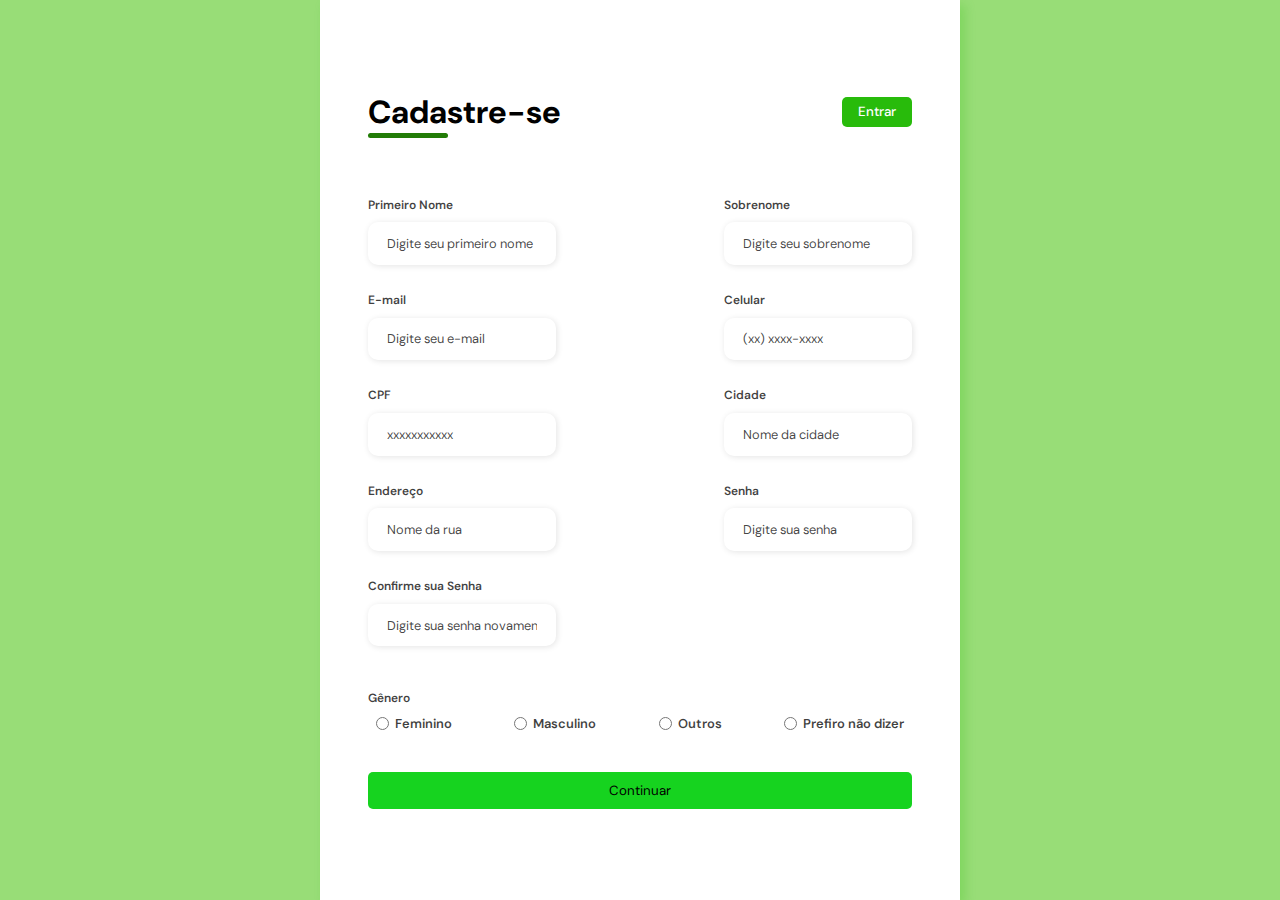
<file: frontend/cadastro.html>
<!DOCTYPE html>
<html lang="pt-br">

<head>
    <meta charset="UTF-8">
    <meta http-equiv="X-UA-Compatible" content="IE=edge">
    <meta name="viewport" content="width=device-width, initial-scale=1.0">
    <link rel="stylesheet" href="css/cadastro.css">
    <title>Cadastro</title>
    <style>
        .error-message {
            color: red;
            display: none;
        }
    </style>
</head>

<body>
    <div class="container">
        <div class="form-image">
            <img src="assets/robo-digita-em-chat-bot-suporte-tecnico.png" alt="">
        </div>
        <div class="form">
            <form id="registrationForm">
                <div class="form-header">
                    <div class="title">
                        <h1>Cadastre-se</h1>
                    </div>
                    <div class="login-button">
                        <button><a href="login.html">Entrar</a></button>
                    </div>
                </div>

                <div class="input-group">
                    <div class="input-box">
                        <label for="firstname">Primeiro Nome</label>
                        <input id="firstname" type="text" name="firstname" placeholder="Digite seu primeiro nome" required>
                    </div>

                    <div class="input-box">
                        <label for="lastname">Sobrenome</label>
                        <input id="lastname" type="text" name="lastname" placeholder="Digite seu sobrenome" required>
                    </div>
                    
                    <div class="input-box">
                        <label for="email">E-mail</label>
                        <input id="email" type="email" name="email" placeholder="Digite seu e-mail" required>
                    </div>

                    <div class="input-box">
                        <label for="number">Celular</label>
                        <input id="number" type="tel" name="number" placeholder="(xx) xxxx-xxxx" required>
                    </div>

                    <div class="input-box">
                        <label for="cpf">CPF</label>
                        <input id="cpf" type="text" name="cpf" placeholder="xxxxxxxxxxx" required>
                    </div>

                    <div class="input-box">
                        <label for="city">Cidade</label>
                        <input id="city" type="text" name="city" placeholder="Nome da cidade" required>
                    </div>

                    <div class="input-box">
                        <label for="adress">Endereço</label>
                        <input id="adress" type="text" name="adress" placeholder="Nome da rua" required>
                    </div>

                    <div class="input-box">
                        <label for="password">Senha</label>
                        <input id="password" type="password" name="password" placeholder="Digite sua senha" required>
                    </div>

                    <div class="input-box">
                        <label for="confirmPassword">Confirme sua Senha</label>
                        <input id="confirmPassword" type="password" name="confirmPassword" placeholder="Digite sua senha novamente" required>
                    </div>

                    <div id="error-message" class="error-message">As senhas não coincidem. Tente novamente.</div>
                </div>

                <div class="gender-inputs">
                    <div class="gender-title">
                        <h6>Gênero</h6>
                    </div>

                    <div class="gender-group">
                        <div class="gender-input">
                            <input id="female" type="radio" name="gender" value="FEMININO" required>
                            <label for="female">Feminino</label>
                        </div>

                        <div class="gender-input">
                            <input id="male" type="radio" name="gender" value="MASCULINO" required>
                            <label for="male">Masculino</label>
                        </div>

                        <div class="gender-input">
                            <input id="others" type="radio" name="gender" value="OUTROS" required>
                            <label for="others">Outros</label>
                        </div>

                        <div class="gender-input">
                            <input id="none" type="radio" name="gender" value="NAO_DECLARADO" required>
                            <label for="none">Prefiro não dizer</label>
                        </div>
                    </div>
                </div>

                <div class="continue-button">
                    <button type="submit">Continuar</button>
                </div>
            </form>
        </div>
    </div>

    <script src="js/cadastro.js"></script>
</body>
</html>
</file>
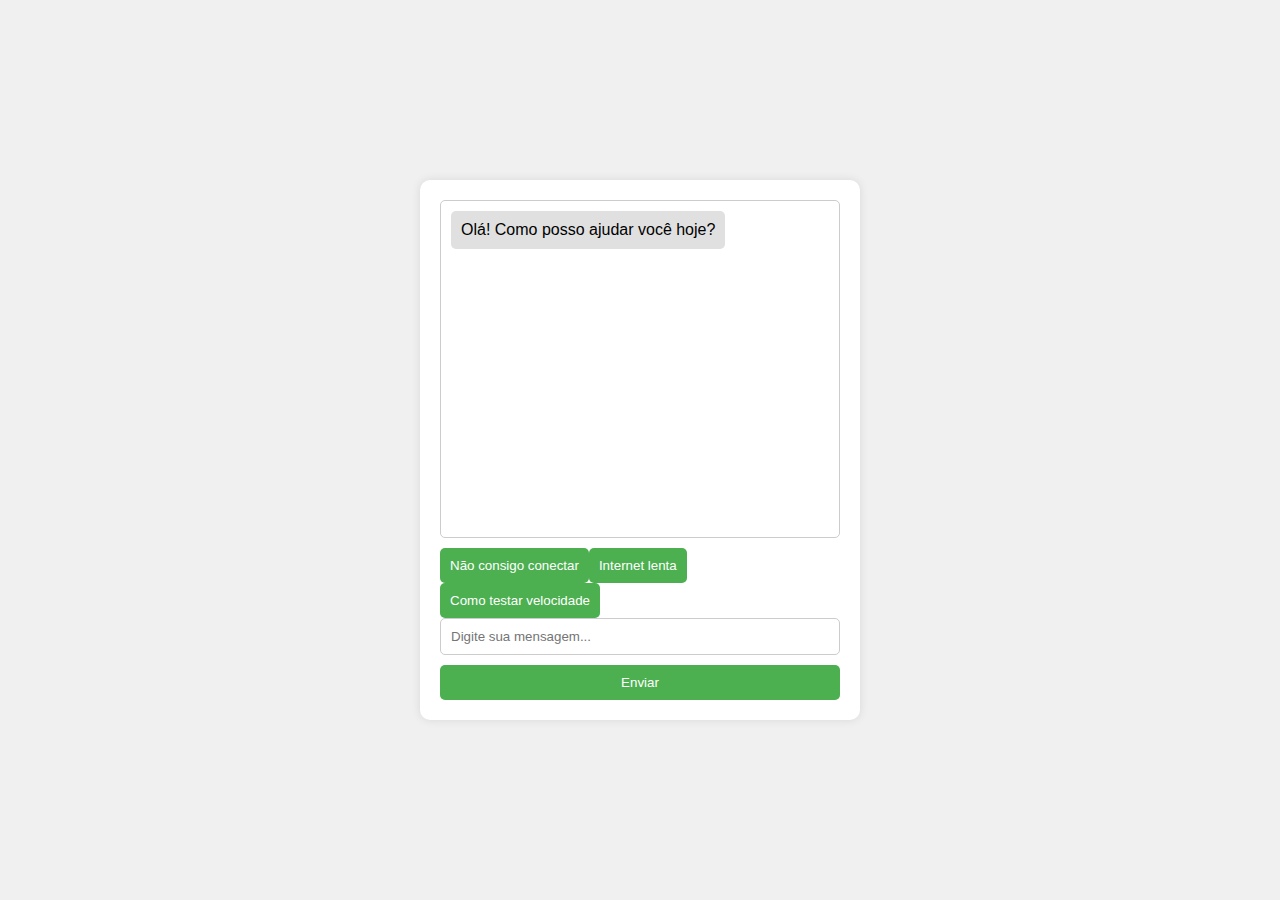
<file: frontend/chatbot.html>
<!DOCTYPE html>
<html lang="pt-BR">
<head>
    <meta charset="UTF-8">
    <meta name="viewport" content="width=device-width, initial-scale=1.0">
    <title>Chatbot de Suporte Técnico</title>
    <link rel="stylesheet" href="css/chatbot.css">
</head>
<body>
    <div class="chat-container">
        <div id="chat-box" class="chat-box"></div>
        <div id="suggestions" class="suggestions"></div>
        <input type="text" id="user-input" placeholder="Digite sua mensagem...">
        <button onclick="sendMessage()">Enviar</button>
    </div>

    <script src="js/chatbot.js"></script>
</body>
</html>
</file>
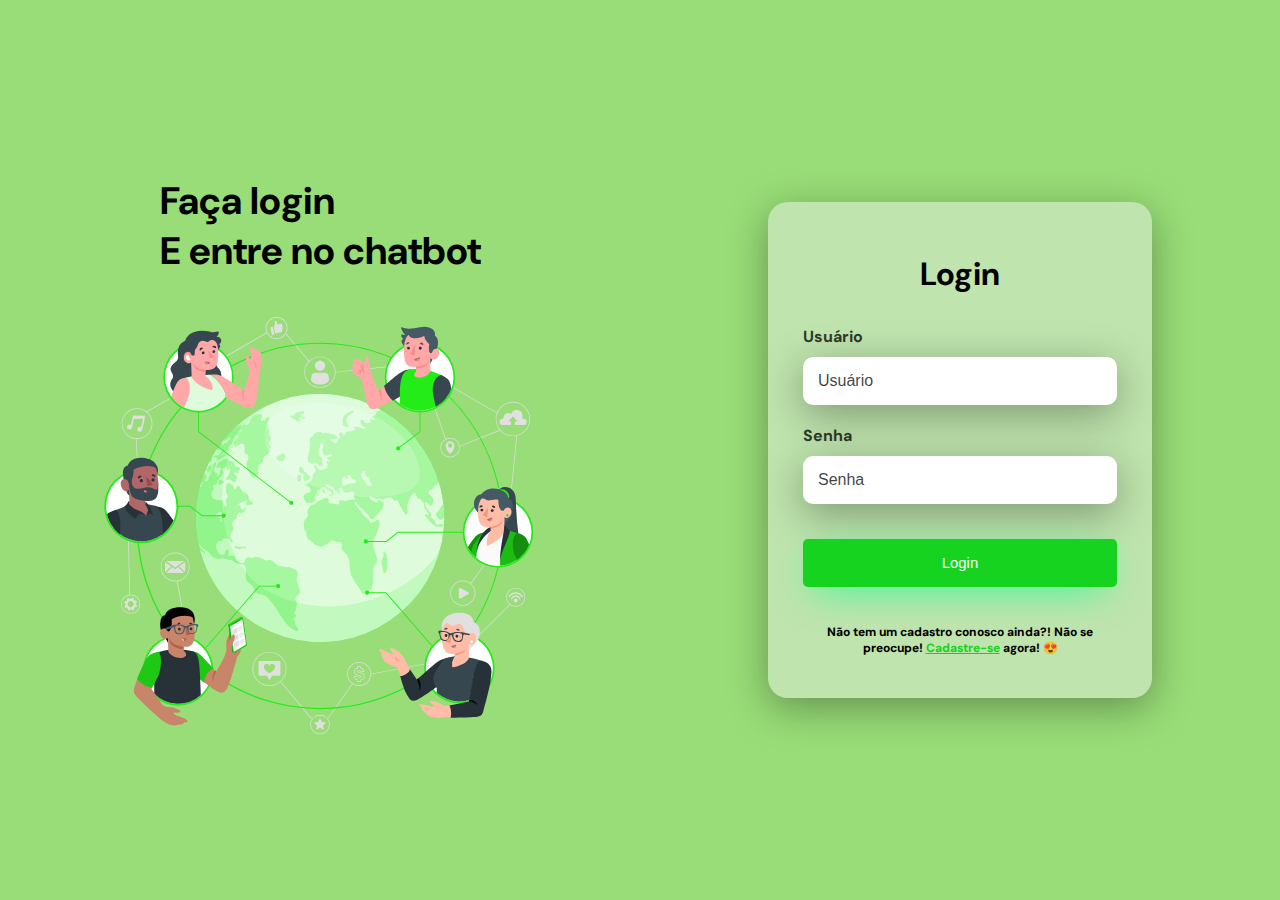
<file: frontend/login.html>
<!DOCTYPE html>
<html lang="pt-br">
<head>
    <meta charset="utf-8">
    <meta http-equiv="X-UA-Compatible" content="IE=edge">
    <meta name="viewport" content="width=device-width, initial-scale=1.0">
    <link rel="stylesheet" href="css/login.css">
    <title>Login</title>
</head>
<body>
    <div class="main-login">
        <div class="left-login">
            <h1>Faça login<br> E entre no chatbot</h1>
            <img src="assets/connected-world-animate.svg" class="left-login-image" alt="Astronauta animação">
        </div>
        <div class="right-login">
            <div class="card-login">
                <h1>Login</h1>
                <div class="textfield">
                    <label for="usuario">Usuário</label>
                    <input type="text" id="usuario" name="usuario" placeholder="Usuário">
                </div>
                <div class="textfield">
                    <label for="senha">Senha</label>
                    <input type="password" id="senha" name="senha" placeholder="Senha">             
                </div>
                <button class="btn-login" onclick="login()">Login</button>
                <div>
                    <p>Não tem um cadastro conosco ainda?! Não se preocupe! <a href="cadastro.html">Cadastre-se</a> agora! 😍</p>
                </div>
            </div>
        </div>
    </div>

    <script>
        function login() {
            // Simulando verificação de usuário e senha
            const usuario = document.getElementById('usuario').value;
            const senha = document.getElementById('senha').value;

            // Aqui você faria uma requisição AJAX para verificar no backend

            // Simulando verificação simples para propósitos de exemplo
            if (usuario === 'usuario' && senha === 'senha') {
                // Login bem-sucedido, redirecionar para chatbot.html
                window.location.href = 'chatbot.html';
            } else {
                // Login falhou, você pode exibir uma mensagem de erro aqui se desejar
                alert('Usuário ou senha incorretos. Tente novamente.');
            }
        }
    </script>
</body>
</html>
</file>
<file: frontend/css/cadastro.css>
@import url('https://fonts.googleapis.com/css2?family=DM+Sans:ital,opsz,wght@0,9..40,100..1000;1,9..40,100..1000&display=swap');
* {
    padding: 0;
    margin: 0;
    box-sizing: border-box;
    font-family: 'DM Sans', sans-serif;
}

body {
    width: 100%;
    height: 100vh;
    display: flex;
    justify-content: center;
    align-items: center;
    background: #49c41091;
}

.container {
    width: 100%;
    height: 100vh;
    display: flex;
    box-shadow: 5px 5px 10px rgba(33, 190, 2, 0.212);
}

.form-image {
    width: 50%;
    display: flex;
    justify-content: center;
    align-items: center;
    background-color: #e6d3a8d7;
    padding: 1rem;
}

.form-image img {
    width: 30rem;
}

.form {
    width: 50%;
    display: flex;
    flex-direction: column;
    justify-content: center;
    align-items: center;
    background-color: #fff;
    padding: 3rem;
}

.form-header {
    margin-bottom: 3rem;
    display: flex;
    justify-content: space-between;
}

.login-button {
    display: flex;
    align-items: center;
}

.login-button button {
    border: none;
    background-color: #28bb0b;
    padding: 0.4rem 1rem;
    border-radius: 5px;
    cursor: pointer;
}

.login-button button:hover {
    background-color: #42dd13f1;
}

.login-button button a {
    text-decoration: none;
    font-weight: 500;
    color: #fff;
}

.form-header h1::after {
    content: '';
    display: block;
    width: 5rem;
    height: 0.3rem;
    background-color: #227c07;
    margin: 0 auto;
    position: absolute;
    border-radius: 10px;
}

.input-group {
    display: flex;
    flex-wrap: wrap;
    justify-content: space-between;
    padding: 1rem 0;
}

.input-box {
    display: flex;
    flex-direction: column;
    margin-bottom: 1.1rem;
}

.input-box input {
    margin: 0.6rem 0;
    padding: 0.8rem 1.2rem;
    border: none;
    border-radius: 10px;
    box-shadow: 1px 1px 6px #0000001c;
    font-size: 0.8rem;
}

.input-box input:hover {
    background-color: #eeeeee75;
}

.input-box input:focus-visible {
    outline: 1px solid #2ace32;
}

.input-box label,
.gender-title h6 {
    font-size: 0.75rem;
    font-weight: 600;
    color: #000000c0;
}

.input-box input::placeholder {
    color: #000000be;
}

.gender-group {
    display: flex;
    justify-content: space-between;
    margin-top: 0.62rem;
    padding: 0 .5rem;
}

.gender-input {
    display: flex;
    align-items: center;
}

.gender-input input {
    margin-right: 0.35rem;
}

.gender-input label {
    font-size: 0.81rem;
    font-weight: 600;
    color: #000000c0;
}

.continue-button button {
    width: 100%;
    margin-top: 2.5rem;
    border: none;
    background-color: #16d31f;
    padding: 0.62rem;
    border-radius: 5px;
    cursor: pointer;
}

.continue-button button:hover {
    background-color: #26dd0ef1;
}

.continue-button button a {
    text-decoration: none;
    font-size: 0.93rem;
    font-weight: 500;
    color: #fff;
}

@media screen and (max-width: 1330px) {
    .form-image {
        display: none;
    }
    .container {
        width: 50%;
    }
    .form {
        width: 100%;
    }
}

@media screen and (max-width: 1064px) {
    .container {
        width: 90%;
        height: auto;
    }
    .input-group {
        flex-direction: column;
        z-index: 5;
        padding-right: 5rem;
        max-height: 10rem;
        overflow-y: scroll;
        flex-wrap: nowrap;
    }
    .gender-inputs {
        margin-top: 2rem;
    }
    .gender-group {
        flex-direction: column;
    }
    .gender-title h6 {
        margin: 0;
    }
    .gender-input {
        margin-top: 0.5rem;
    }
}
</file>
<file: frontend/css/chatbot.css>
body {
    font-family: Arial, sans-serif;
    display: flex;
    justify-content: center;
    align-items: center;
    height: 100vh;
    margin: 0;
    background-color: #f0f0f0;
}

.chat-container {
    background-color: #fff;
    border-radius: 10px;
    box-shadow: 0 0 10px rgba(0, 0, 0, 0.1);
    width: 400px;
    max-width: 100%;
    padding: 20px;
    display: flex;
    flex-direction: column;
    height: 500px; /* Define a height to create a fixed size */
}

.chat-box {
    flex-grow: 1;
    overflow-y: auto;
    margin-bottom: 10px;
    border: 1px solid #ccc;
    padding: 10px;
    border-radius: 5px;
    height: calc(100% - 60px); /* Adjust to leave space for input and button */
}

.message {
    padding: 10px;
    border-radius: 5px;
    margin-bottom: 10px;
    width: fit-content;
    max-width: 80%;
}

.message.bot {
    background-color: #e0e0e0;
    align-self: flex-start;
}

.message.user {
    background-color: #4CAF50;
    color: #fff;
    align-self: flex-end;
}

#user-input {
    padding: 10px;
    border-radius: 5px;
    border: 1px solid #ccc;
    margin-bottom: 10px;
    width: calc(100% - 22px);
}

button {
    padding: 10px;
    border-radius: 5px;
    border: none;
    background-color: #4CAF50;
    color: #fff;
    cursor: pointer;
}

button:hover {
    background-color: #45a049;
}
</file>
<file: frontend/css/login.css>
@import url('https://fonts.googleapis.com/css2?family=DM+Sans:ital,opsz,wght@0,9..40,100..1000;1,9..40,100..1000&display=swap');

body{
    margin: 0;
    font-family: 'DM Sans', sans-serif;
    
}

body * {
    box-sizing: border-box;
}

.main-login{
    width: 100vw;
    height: 100vh;
    background: #49c41091;
    display: flex;
    justify-content: center;
    align-items: center;
}

.left-login{
    width: 50vw;
    height: 100vh;
    display: flex;
    justify-content: center;
    align-items: center;
    flex-direction: column;
}

.left-login > h1{
    font-size: 3vw;
    color: #000;
}

.left-login-image{
    width: 35vw;
}

.right-login{
    width: 50vw;
    height: 100vh;
    display: flex;
    justify-content: center;
    align-items: center;
}

.card-login{
    width: 60%;
    display: flex;
    justify-content: center;
    align-items: center;
    flex-direction: column;
    padding: 30px 35px;
    background: #eeeeee75;
    border-radius: 20px;
    box-shadow: 0px 10px 40px #00000056;

}
.card-login{
    color:  #000;
    font-weight: 800;
    margin: 0;
}

.textfield{
    width: 100%;
    display: flex;
    flex-direction: column;
    align-items: flex-start;
    justify-content: center;
    margin: 10px 0px;
}

.textfield > input {
    width: 100%;
    border: none;
    border-radius: 10px;
    padding: 15px;
    background-color: white;
    color: #000000c0;
    font-size: 12pt;
    box-shadow: 0px 10px 40px #00000056;
    outline: none;
    box-sizing: border-box;
}

.textfield > label {
    color: #000000c0;
    margin-bottom: 10px;
}

.textfield > input::placeholder{
    color: #000000c0;
}

.btn-login{
    width: 100%;
    padding: 16px 0px;
    margin: 25px;
    border:none;
    border-radius: 5px;
    outline: none;
    color:  white;
    background-color: #16d31f;
    cursor: pointer;
    font-weight: 500;
    box-shadow: 0px 10px 40px -12px #00ff88;
    font-size: 0.93rem;
}

a {
    color: #16d31f;

}

a:hover {
    color: #16d31f;
    font-size: 16px;
}

p {
    font-size: 12px;
    text-align: center;
}

@media only screen and (max-width: 950px){
    .card-login{
        width: 85%;
    }
}

@media only screen and (max-width:600px){
   .main-login{
    flex-direction: column;
   }

   .left-login > h1 {
    display: none;
   }

   .left-login {
    width: 100%;
    height: auto;
   }

   .right-login{
    width: 100%;
    height: auto;
   }

   .left-login-image{
    width: 50vw;
   }

   .card-login{
    width: 90%;
   }
    
}
</file>
